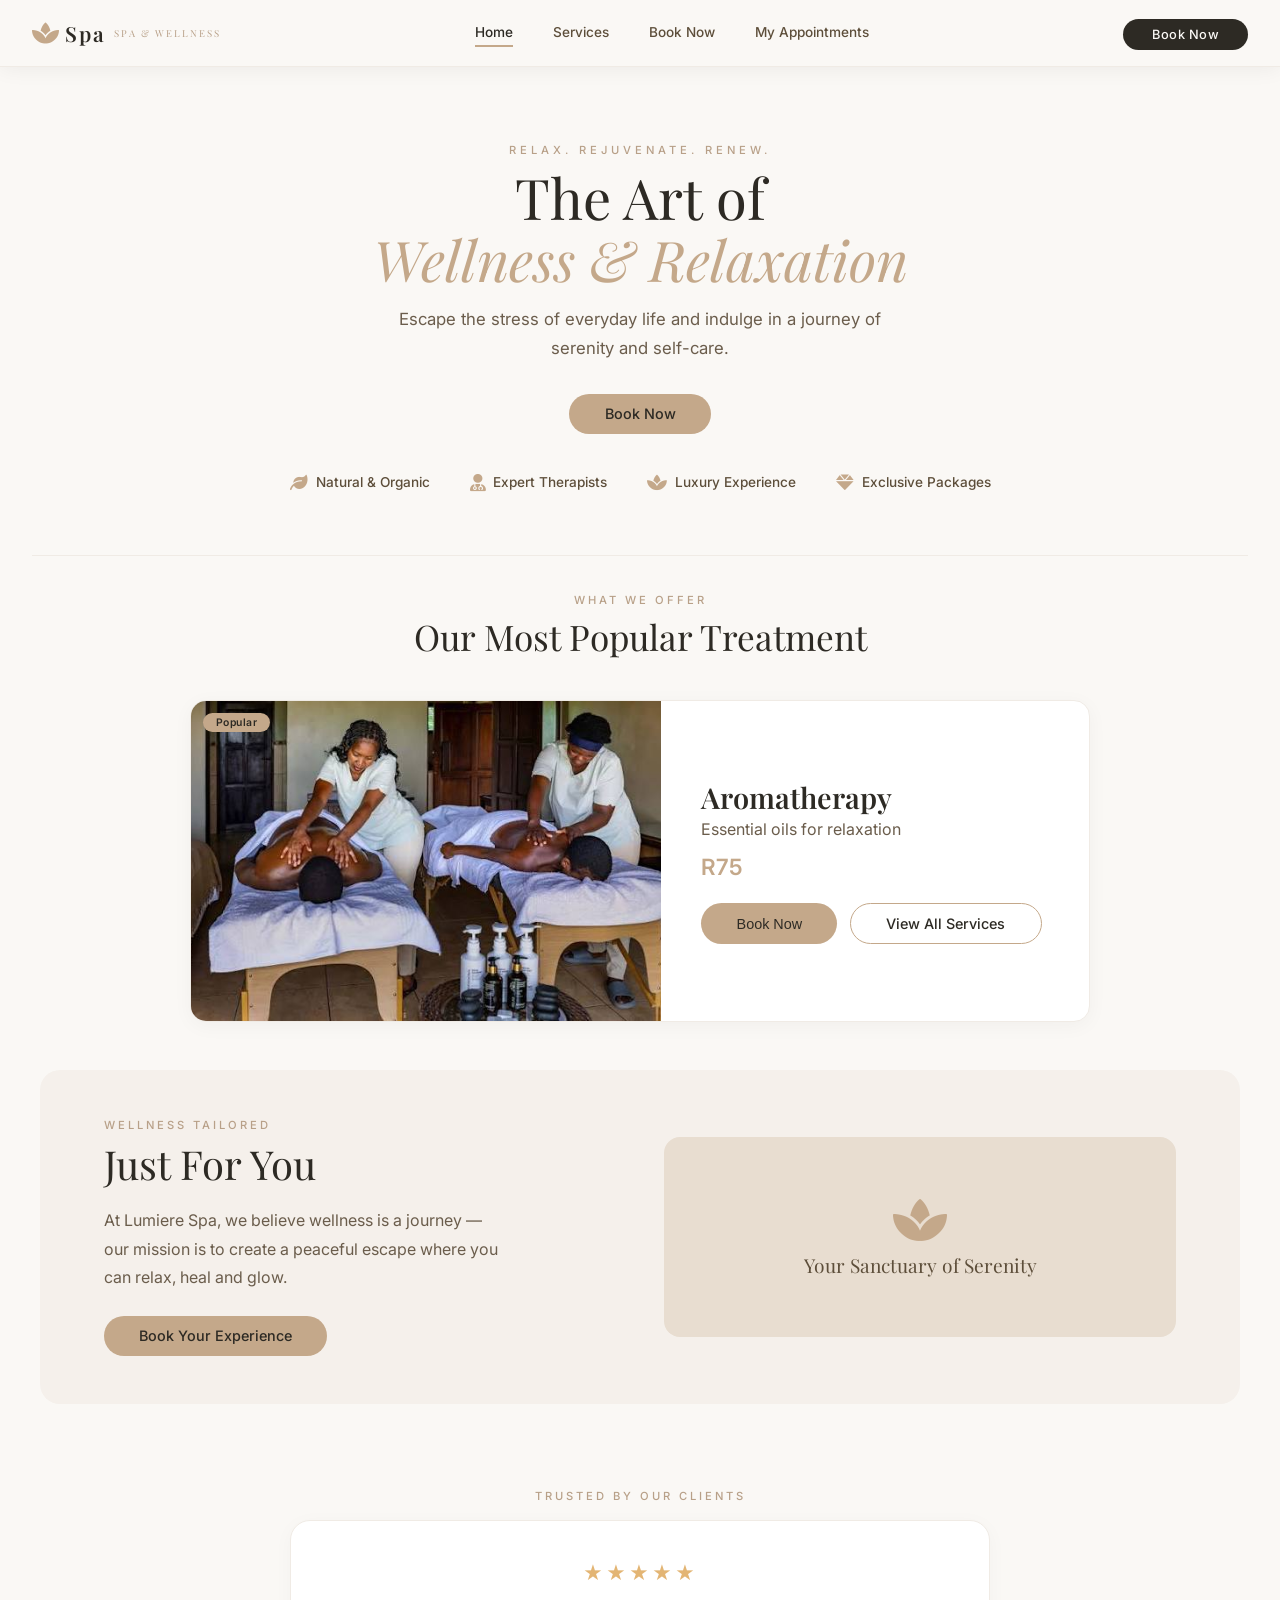
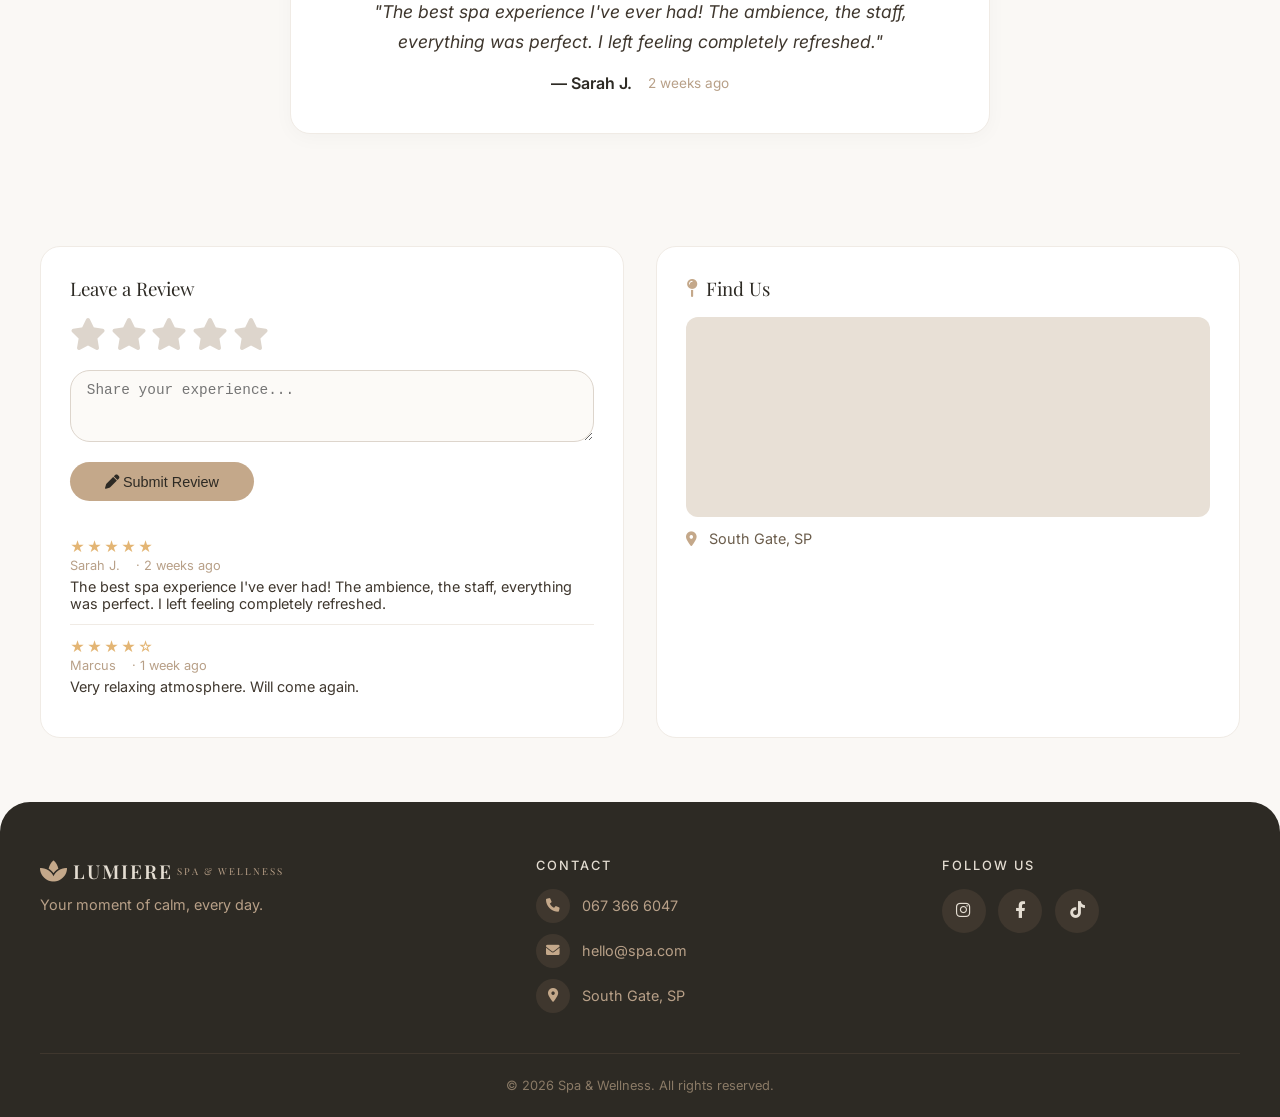
<file: index.html>
<!DOCTYPE html>
<html lang="en">
<head>
  <meta charset="UTF-8" />
  <meta name="viewport" content="width=device-width, initial-scale=1.0" />
  <title>Spa & Wellness</title>
  <!-- FontAwesome Icons (free) -->
  <link rel="stylesheet" href="https://cdnjs.cloudflare.com/ajax/libs/font-awesome/6.0.0-beta3/css/all.min.css" />
  <!-- Google Fonts -->
  <link href="https://fonts.googleapis.com/css2?family=Playfair+Display:ital,wght@0,400;0,600;1,400&family=Inter:wght@300;400;500;600&display=swap" rel="stylesheet">
  <!-- style.css -->
  <link rel="stylesheet" href="css/style.css" />
</head>
<body>
  <!-- navigation -->
  <nav class="nav">
    <div class="logo">
      <i class="fas fa-spa"></i>
      <span>Spa</span>
      <span class="logo-sub">SPA & WELLNESS</span>
    </div>
    <div class="nav-links">
      <a href="index.html" class="active">Home</a>
      <a href="services.html">Services</a>
      <a href="booking.html">Book Now</a>
      <a href="appointments.html">My Appointments</a>
    </div>
    <div class="nav-actions">
      <a href="booking.html" class="btn-nav">Book Now</a>
    </div>
  </nav>

  <!-- ========== HERO SECTION ========== -->
  <section id="hero" class="hero">
    <div class="hero-content">
      <span class="hero-tagline">RELAX. REJUVENATE. RENEW.</span>
      <h1 class="hero-title">The Art of <br><span>Wellness & Relaxation</span></h1>
      <p class="hero-text">Escape the stress of everyday life and indulge in a journey of serenity and self-care.</p>
      <div class="hero-buttons">
        <a href="booking.html" class="btn btn-primary">Book Now</a>
      </div>
      <div class="hero-features">
        <div class="feature-item">
          <i class="fas fa-leaf"></i>
          <span>Natural & Organic</span>
        </div>
        <div class="feature-item">
          <i class="fas fa-user-md"></i>
          <span>Expert Therapists</span>
        </div>
        <div class="feature-item">
          <i class="fas fa-spa"></i>
          <span>Luxury Experience</span>
        </div>
        <div class="feature-item">
          <i class="fas fa-gem"></i>
          <span>Exclusive Packages</span>
        </div>
      </div>
    </div>
  </section>

  <!-- ========== HOME PAGE CONTENT ========== -->
  <section id="page-home" class="page active-page">
    <!-- Our Services Section -->
    <div class="section-header">
      <span class="section-label">WHAT WE OFFER</span>
      <h2>Our Most Popular Treatment</h2>
    </div>

    <div class="product-card featured-card">
      <div class="card-image">
        <img src="images/image2.jfif" alt="Aromatherapy massage" />
        <span class="card-badge">Popular</span>
      </div>
      <div class="card-content">
        <h3>Aromatherapy</h3>
        <p>Essential oils for relaxation</p>
        <div class="price">R75</div>
        <div class="featured-actions">
          <button class="book-from-card" data-id="p1">Book Now</button>
          <a href="services.html" class="btn btn-outline">View All Services</a>
        </div>
      </div>
    </div>

    <!-- Wellness Tailored Section -->
    <div class="wellness-section">
      <div class="wellness-content">
        <span class="section-label">WELLNESS TAILORED</span>
        <h2>Just For You</h2>
        <p>At Lumiere Spa, we believe wellness is a journey — our mission is to create a peaceful escape where you can relax, heal and glow.</p>
        <a href="booking.html" class="btn btn-primary">Book Your Experience</a>
      </div>
      <div class="wellness-image">
        <div class="wellness-placeholder">
          <i class="fas fa-spa"></i>
          <span>Your Sanctuary of Serenity</span>
        </div>
      </div>
    </div>

    <!-- Testimonials Section -->
    <div class="testimonials-section">
      <span class="section-label">TRUSTED BY OUR CLIENTS</span>
      <div class="testimonial-card">
        <div class="stars">★★★★★</div>
        <p>"The best spa experience I've ever had! The ambience, the staff, everything was perfect. I left feeling completely refreshed."</p>
        <div class="testimonial-author">
          <span class="author-name">— Sarah J.</span>
          <span class="author-date">2 weeks ago</span>
        </div>
      </div>
    </div>

    <!-- REVIEWS + MAP SECTION -->
    <div class="review-map-wrapper">
      <div class="review-box">
        <h3>Leave a Review</h3>
        <div class="rating-input" id="star-rating">
          <button class="star-btn" data-star="1"><i class="fas fa-star"></i></button>
          <button class="star-btn" data-star="2"><i class="fas fa-star"></i></button>
          <button class="star-btn" data-star="3"><i class="fas fa-star"></i></button>
          <button class="star-btn" data-star="4"><i class="fas fa-star"></i></button>
          <button class="star-btn" data-star="5"><i class="fas fa-star"></i></button>
        </div>
        <div class="form-group">
          <textarea id="review-text" rows="3" placeholder="Share your experience..." style="border-radius:20px; width:100%;"></textarea>
        </div>
        <button class="btn btn-primary" id="submit-review-btn"><i class="fas fa-pen"></i> Submit Review</button>
        
        <div class="review-list" id="review-list"></div>
      </div>

      <div class="map-box">
        <h3><i class="fas fa-map-pin"></i> Find Us</h3>
        <div class="map-container">
          <iframe 
            src="https://www.google.com/maps/embed?pb=!1m18!1m12!1m3!1d3657.097543029594!2d-46.65414438440789!3d-23.56561928468399!2m3!1f0!2f0!3f0!3m2!1i1024!2i768!4f13.1!3m3!1m2!1s0x94ce59c8da0aa315%3A0xd59c5f3f2c8c1a0d!2sAv.%20Paulista%2C%20S%C3%A3o%20Paulo%20-%20SP%2C%20Brazil!5e0!3m2!1sen!2sza!4v1717000000000!5m2!1sen!2sza" 
            allowfullscreen="" 
            loading="lazy" 
            referrerpolicy="no-referrer-when-downgrade">
          </iframe>
        </div>
        <p><i class="fas fa-location-dot"></i> South Gate, SP</p>
      </div>
    </div>
  </section>
  
  <footer class="footer">
    <div class="footer-content">
      <div class="footer-brand">
        <div class="logo"><i class="fas fa-spa"></i> LUMIERE <span>SPA & WELLNESS</span></div>
        <p>Your moment of calm, every day.</p>
      </div>
      <div class="footer-contact">
        <h4>Contact</h4>
        <div class="contact-list">
          <a href="tel:+27673666047" class="contact-item"><i class="fas fa-phone"></i><span>067 366 6047</span></a>
          <a href="mailto:hello@spa.com" class="contact-item"><i class="fas fa-envelope"></i><span>hello@spa.com</span></a>
          <div class="contact-item"><i class="fas fa-map-marker-alt"></i><span>South Gate, SP</span></div>
        </div>
      </div>
      <div class="footer-social">
        <h4>Follow Us</h4>
        <div class="social-links">
          <a href="#" aria-label="Instagram"><i class="fab fa-instagram"></i></a>
          <a href="#" aria-label="Facebook"><i class="fab fa-facebook-f"></i></a>
          <a href="#" aria-label="TikTok"><i class="fab fa-tiktok"></i></a>
        </div>
      </div>
    </div>
    <div class="footer-bottom">
      <p>&copy; 2026 Spa & Wellness. All rights reserved.</p>
    </div>
  </footer>
  <script src="js/script.js"></script>
</body>
</html>
</file>
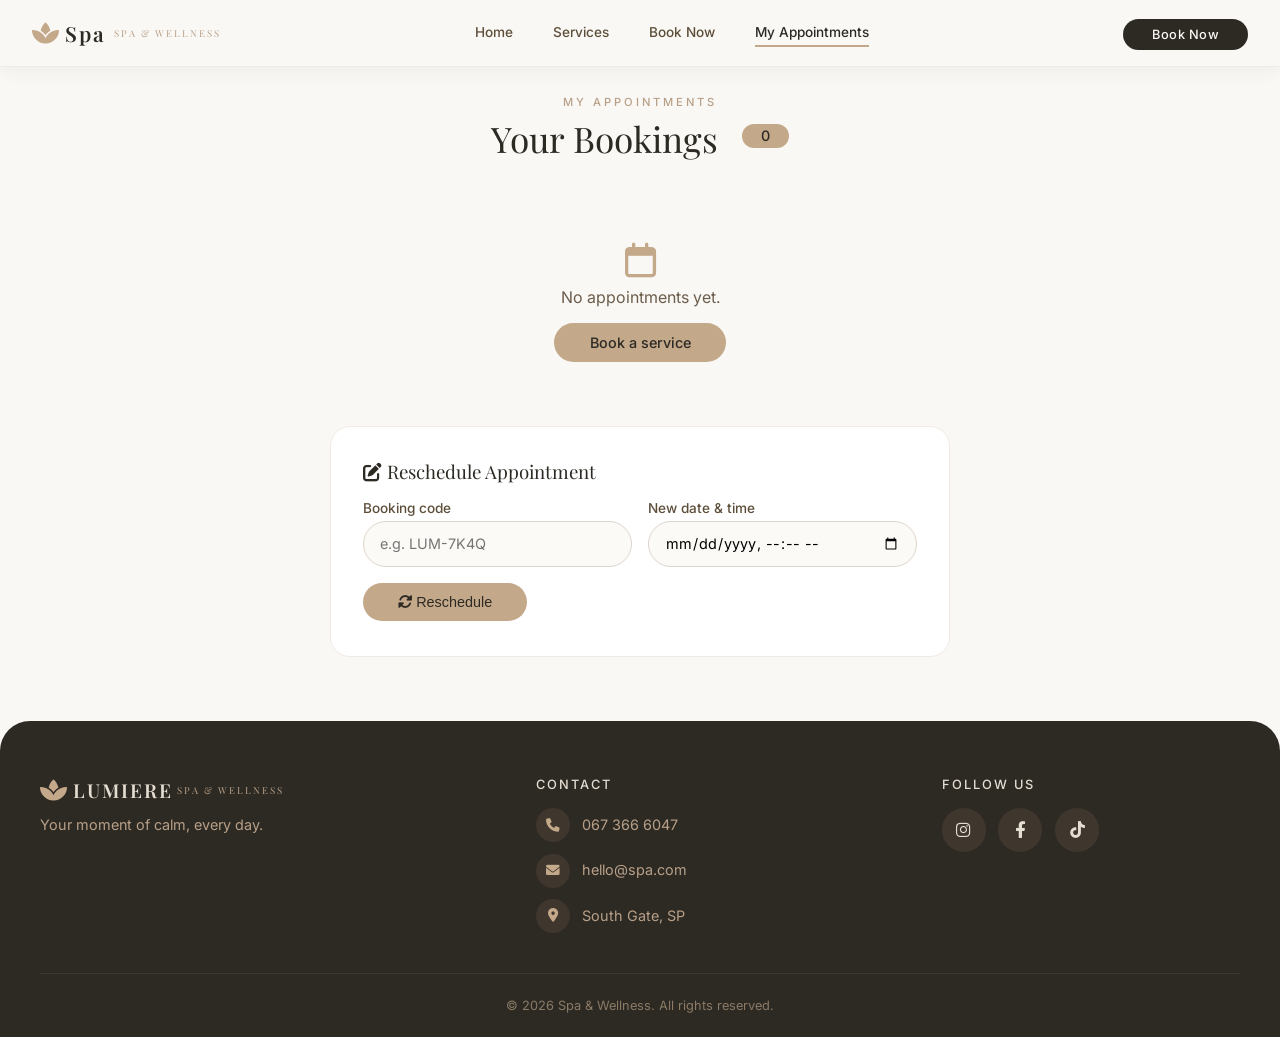
<file: appointments.html>
<!DOCTYPE html>
<html lang="en">
<head>
  <meta charset="UTF-8" />
  <meta name="viewport" content="width=device-width, initial-scale=1.0" />
  <title>Lumiere Spa - My Appointments</title>
  <!-- FontAwesome Icons (free) -->
  <link rel="stylesheet" href="https://cdnjs.cloudflare.com/ajax/libs/font-awesome/6.0.0-beta3/css/all.min.css" />
  <!-- Google Fonts -->
  <link href="https://fonts.googleapis.com/css2?family=Playfair+Display:ital,wght@0,400;0,600;1,400&family=Inter:wght@300;400;500;600&display=swap" rel="stylesheet">
  <!-- style.css -->
  <link rel="stylesheet" href="css/style.css" />
</head>
<body>
  <!-- navigation -->
  <nav class="nav">
    <div class="logo">
      <i class="fas fa-spa"></i>
      <span>Spa</span>
      <span class="logo-sub">SPA & WELLNESS</span>
    </div>
    <div class="nav-links">
      <a href="index.html">Home</a>
      <a href="services.html">Services</a>
      <a href="booking.html">Book Now</a>
      <a href="appointments.html" class="active">My Appointments</a>
    </div>
    <div class="nav-actions">
      <a href="booking.html" class="btn-nav">Book Now</a>
    </div>
  </nav>

  <!-- ========== APPOINTMENTS PAGE ========== -->
  <section id="page-appointments" class="page active-page">
    <div class="section-header">
      <span class="section-label">MY APPOINTMENTS</span>
      <div class="flex-between">
        <h2>Your Bookings</h2>
        <span class="appointment-badge" id="appointment-count">0</span>
      </div>
    </div>

    <div id="appointment-list">
      <p style="color:#6b5d4c; text-align:center; padding: 2rem 0;">No appointments yet. <a href="booking.html" style="color:#c4a88a; font-weight:500;">Book a service</a></p>
    </div>

    <!-- Reschedule Form -->
    <div class="booking-panel">
      <h3><i class="fas fa-edit"></i> Reschedule Appointment</h3>
      <div class="form-row">
        <div class="form-group">
          <label>Booking code</label>
          <input type="text" id="reschedule-id" placeholder="e.g. LUM-7K4Q" />
        </div>
        <div class="form-group">
          <label>New date & time</label>
          <input type="datetime-local" id="reschedule-datetime" />
        </div>
      </div>
      <button class="btn btn-primary" id="reschedule-btn"><i class="fas fa-rotate"></i> Reschedule</button>
      <div id="reschedule-msg" class="msg" style="margin-top:0.8rem; display:none;"></div>
    </div>
  </section>
  
  <footer class="footer">
    <div class="footer-content">
      <div class="footer-brand">
        <div class="logo"><i class="fas fa-spa"></i> LUMIERE <span>SPA & WELLNESS</span></div>
        <p>Your moment of calm, every day.</p>
      </div>
      <div class="footer-contact">
        <h4>Contact</h4>
        <div class="contact-list">
          <a href="tel:+27673666047" class="contact-item"><i class="fas fa-phone"></i><span>067 366 6047</span></a>
          <a href="mailto:hello@spa.com" class="contact-item"><i class="fas fa-envelope"></i><span>hello@spa.com</span></a>
          <div class="contact-item"><i class="fas fa-map-marker-alt"></i><span>South Gate, SP</span></div>
        </div>
      </div>
      <div class="footer-social">
        <h4>Follow Us</h4>
        <div class="social-links">
          <a href="#" aria-label="Instagram"><i class="fab fa-instagram"></i></a>
          <a href="#" aria-label="Facebook"><i class="fab fa-facebook-f"></i></a>
          <a href="#" aria-label="TikTok"><i class="fab fa-tiktok"></i></a>
        </div>
      </div>
    </div>
    <div class="footer-bottom">
      <p>&copy; 2026 Spa & Wellness. All rights reserved.</p>
    </div>
  </footer>
  <script src="js/script.js"></script>
</body>
</html>
</file>
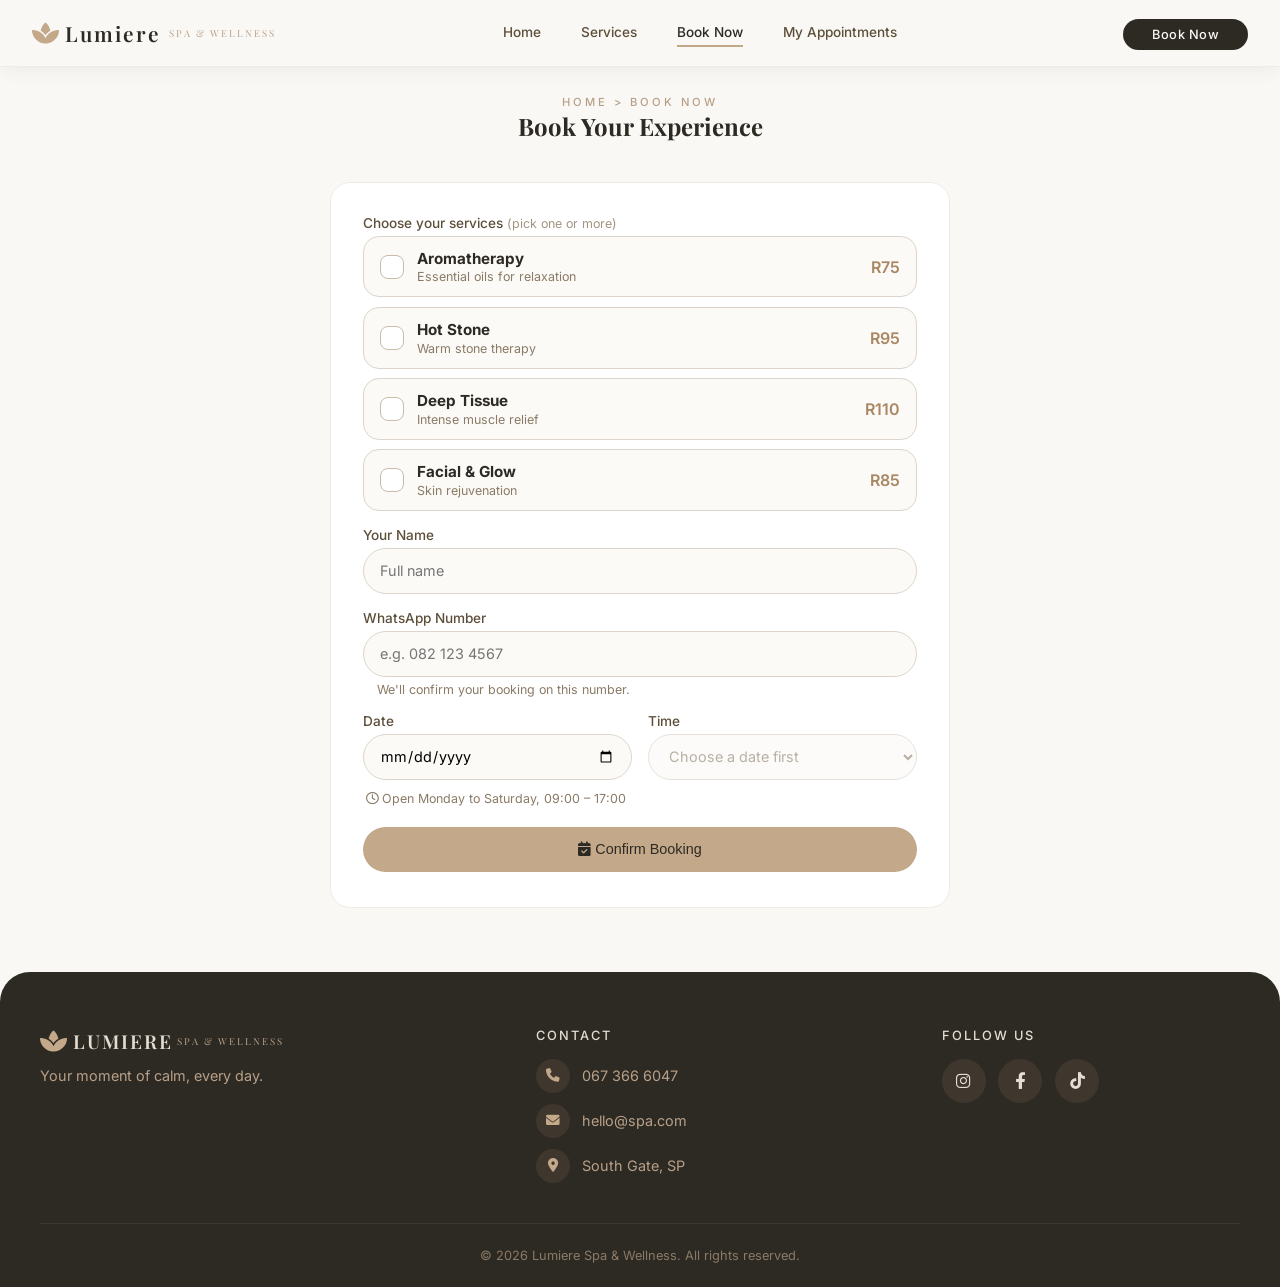
<file: booking.html>
<!DOCTYPE html>
<html lang="en">
<head>
  <meta charset="UTF-8" />
  <meta name="viewport" content="width=device-width, initial-scale=1.0" />
  <title>Lumiere Spa - Book Now</title>
  <!-- FontAwesome Icons (free) -->
  <link rel="stylesheet" href="https://cdnjs.cloudflare.com/ajax/libs/font-awesome/6.0.0-beta3/css/all.min.css" />
  <!-- Google Fonts -->
  <link href="https://fonts.googleapis.com/css2?family=Playfair+Display:ital,wght@0,400;0,600;1,400&family=Inter:wght@300;400;500;600&display=swap" rel="stylesheet">
  <!-- style.css -->
  <link rel="stylesheet" href="css/style.css" />
</head>
<body>
  <!-- navigation -->
  <nav class="nav">
    <div class="logo">
      <i class="fas fa-spa"></i>
      <span>Lumiere</span>
      <span class="logo-sub">SPA & WELLNESS</span>
    </div>
    <button class="nav-toggle" id="nav-toggle" aria-label="Open menu" aria-expanded="false"><i class="fas fa-bars"></i></button>
    <div class="nav-links">
      <a href="index.html">Home</a>
      <a href="services.html">Services</a>
      <a href="booking.html" class="active">Book Now</a>
      <a href="appointments.html">My Appointments</a>
    </div>
    <div class="nav-actions">
      <a href="booking.html" class="btn-nav">Book Now</a>
    </div>
  </nav>

  <!-- ========== BOOKING PAGE ========== -->
  <section id="page-booking" class="page active-page">
    <div class="section-header">
      <span class="section-label">HOME > BOOK NOW</span>
      <h1>Book Your Experience</h1>
    </div>
    <div class="booking-panel" id="booking-panel">

      <!-- ===== BOOKING FORM ===== -->
      <div id="booking-form">
        <div class="form-group">
          <label id="services-label">Choose your services <span class="label-hint">(pick one or more)</span></label>
          <div class="service-options" id="service-options" role="group" aria-labelledby="services-label"></div>
          <div class="field-error" id="err-services" role="alert"></div>
        </div>

        <div class="service-summary" id="service-summary" hidden>
          <div id="summary-lines"></div>
          <div class="summary-total"><span id="summary-duration"></span><strong id="summary-price"></strong></div>
        </div>

        <div class="form-group">
          <label for="client-name">Your Name</label>
          <input type="text" id="client-name" placeholder="Full name" autocomplete="name" />
          <div class="field-error" id="err-name" role="alert"></div>
        </div>

        <div class="form-group">
          <label for="client-phone">WhatsApp Number</label>
          <input type="tel" id="client-phone" placeholder="e.g. 082 123 4567" autocomplete="tel" inputmode="tel" />
          <div class="field-hint">We'll confirm your booking on this number.</div>
          <div class="field-error" id="err-phone" role="alert"></div>
        </div>

        <div class="form-row">
          <div class="form-group">
            <label for="booking-date">Date</label>
            <input type="date" id="booking-date" />
            <div class="field-error" id="err-date" role="alert"></div>
          </div>
          <div class="form-group">
            <label for="booking-time">Time</label>
            <select id="booking-time" disabled>
              <option value="">Choose a date first</option>
            </select>
            <div class="field-error" id="err-time" role="alert"></div>
          </div>
        </div>
        <div class="field-hint hours-hint"><i class="far fa-clock"></i> Open Monday to Saturday, 09:00 – 17:00</div>

        <button class="btn btn-primary btn-block" id="submit-booking-btn"><i class="fas fa-calendar-check"></i> Confirm Booking</button>
      </div>

      <!-- ===== CONFIRMATION (shown after booking) ===== -->
      <div class="booking-confirm" id="booking-confirm" tabindex="-1" hidden>
        <div class="confirm-icon"><i class="fas fa-check"></i></div>
        <h3>Almost done!</h3>
        <p class="confirm-lead">Send your booking to us on WhatsApp to finish. <strong>It isn't confirmed until we reply.</strong></p>

        <div class="confirm-summary">
          <div class="confirm-row"><span>Booking code</span><strong id="confirm-id" class="confirm-code"></strong></div>
          <div class="confirm-row"><span>Services</span><strong id="confirm-service"></strong></div>
          <div class="confirm-row"><span>When</span><strong id="confirm-when"></strong></div>
          <div class="confirm-row"><span>Name</span><strong id="confirm-name"></strong></div>
          <div class="confirm-row confirm-total"><span>Total</span><strong id="confirm-price"></strong></div>
        </div>

        <a class="btn btn-whatsapp btn-block" id="confirm-whatsapp" href="#" target="_blank" rel="noopener"><i class="fab fa-whatsapp"></i> Send on WhatsApp</a>
        <p class="confirm-note" id="confirm-note">We'll reply on WhatsApp to confirm your time.</p>

        <div class="confirm-links">
          <a href="appointments.html" class="btn btn-outline btn-block">View My Appointments</a>
          <button type="button" class="link-btn" id="book-another-btn">Book another service</button>
        </div>
      </div>

    </div>
  </section>
  
  <footer class="footer">
    <div class="footer-content">
      <div class="footer-brand">
        <div class="logo"><i class="fas fa-spa"></i> LUMIERE <span>SPA & WELLNESS</span></div>
        <p>Your moment of calm, every day.</p>
      </div>
      <div class="footer-contact">
        <h4>Contact</h4>
        <div class="contact-list">
          <a href="tel:+27673666047" class="contact-item"><i class="fas fa-phone"></i><span>067 366 6047</span></a>
          <a href="mailto:hello@spa.com" class="contact-item"><i class="fas fa-envelope"></i><span>hello@spa.com</span></a>
          <div class="contact-item"><i class="fas fa-map-marker-alt"></i><span>South Gate, SP</span></div>
        </div>
      </div>
      <div class="footer-social">
        <h4>Follow Us</h4>
        <div class="social-links">
          <a href="#" aria-label="Instagram"><i class="fab fa-instagram"></i></a>
          <a href="#" aria-label="Facebook"><i class="fab fa-facebook-f"></i></a>
          <a href="#" aria-label="TikTok"><i class="fab fa-tiktok"></i></a>
        </div>
      </div>
    </div>
    <div class="footer-bottom">
      <p>&copy; 2026 Lumiere Spa & Wellness. All rights reserved.</p>
    </div>
  </footer>
  <script src="js/script.js"></script>
</body>
</html>
</file>
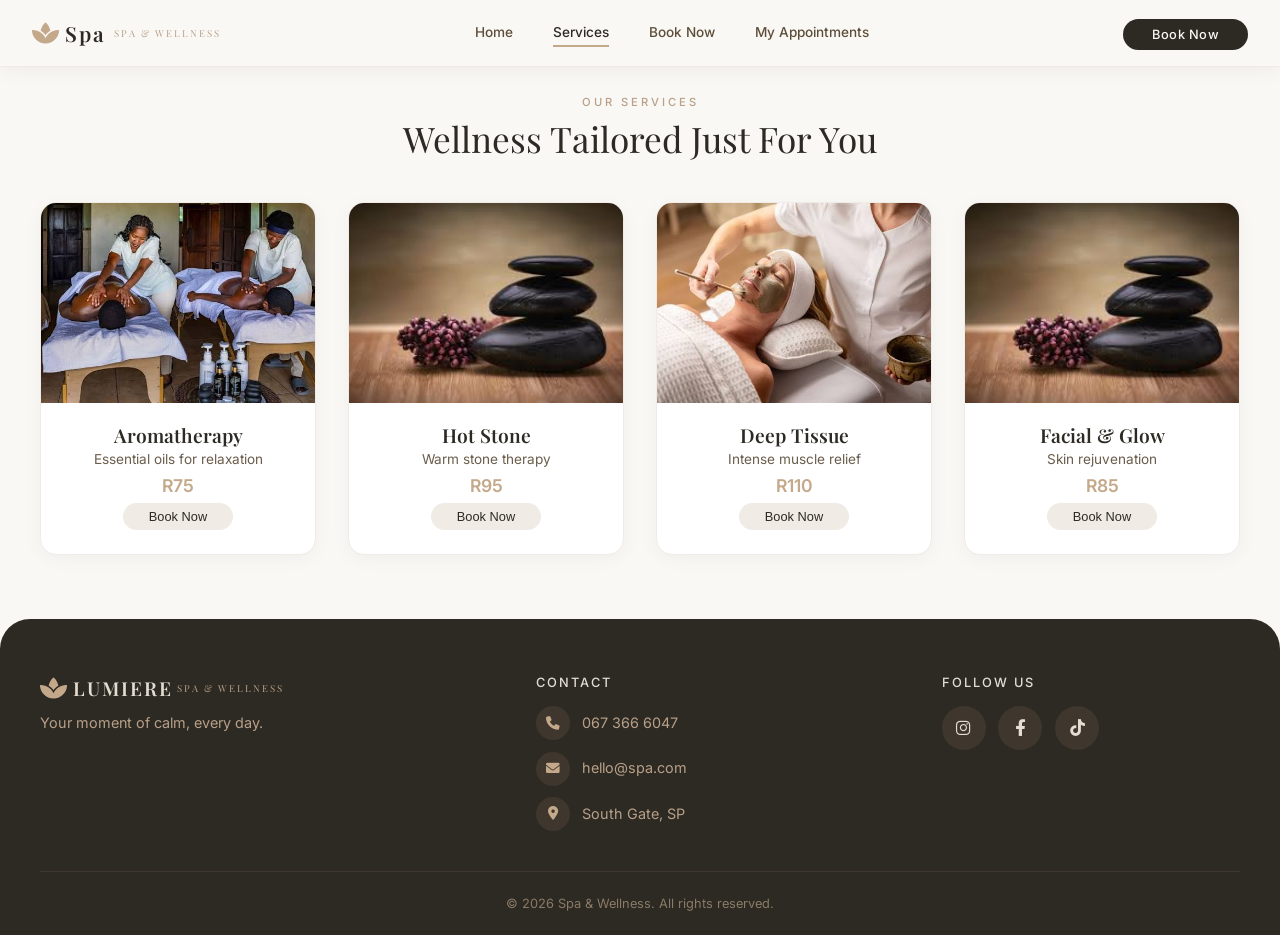
<file: services.html>
<!DOCTYPE html>
<html lang="en">
<head>
  <meta charset="UTF-8" />
  <meta name="viewport" content="width=device-width, initial-scale=1.0" />
  <title> Spa - Services</title>
  <!-- FontAwesome Icons (free) -->
  <link rel="stylesheet" href="https://cdnjs.cloudflare.com/ajax/libs/font-awesome/6.0.0-beta3/css/all.min.css" />
  <!-- Google Fonts -->
  <link href="https://fonts.googleapis.com/css2?family=Playfair+Display:ital,wght@0,400;0,600;1,400&family=Inter:wght@300;400;500;600&display=swap" rel="stylesheet">
  <!-- style.css -->
  <link rel="stylesheet" href="css/style.css" />
</head>
<body>
  <!-- navigation -->
  <nav class="nav">
    <div class="logo">
      <i class="fas fa-spa"></i>
      <span>Spa</span>
      <span class="logo-sub">SPA & WELLNESS</span>
    </div>
    <div class="nav-links">
      <a href="index.html">Home</a>
      <a href="services.html" class="active">Services</a>
      <a href="booking.html">Book Now</a>
      <a href="appointments.html">My Appointments</a>
    </div>
    <div class="nav-actions">
      <a href="booking.html" class="btn-nav">Book Now</a>
    </div>
  </nav>

  <!-- ========== SERVICES ========== -->
  <section id="page-services" class="page active-page">
    <div class="section-header">
      <span class="section-label">OUR SERVICES</span>
      <h2>Wellness Tailored Just For You</h2>
    </div>
    <div class="product-grid" id="product-grid">
      <div class="product-card">
        <div class="card-image">
          <img src="images/image2.jfif" alt="Aromatherapy" />
        </div>
        <div class="card-content">
          <h3>Aromatherapy</h3>
          <p>Essential oils for relaxation</p>
          <div class="price">R75</div>
          <button class="book-from-card" data-id="p1">Book Now</button>
        </div>
      </div>
      
      <div class="product-card">
        <div class="card-image">
          <img src="images/image4.jfif" alt="Hot Stone" />
        </div>
        <div class="card-content">
          <h3>Hot Stone</h3>
          <p>Warm stone therapy</p>
          <div class="price">R95</div>
          <button class="book-from-card" data-id="p2">Book Now</button>
        </div>
      </div>
      
      <div class="product-card">
        <div class="card-image">
          <img src="images/image1.jfif" alt="Deep Tissue" />
        </div>
        <div class="card-content">
          <h3>Deep Tissue</h3>
          <p>Intense muscle relief</p>
          <div class="price">R110</div>
          <button class="book-from-card" data-id="p3">Book Now</button>
        </div>
      </div>
      
      <div class="product-card">
        <div class="card-image">
          <img src="images/image4.jfif" alt="Facial & Glow" />
        </div>
        <div class="card-content">
          <h3>Facial & Glow</h3>
          <p>Skin rejuvenation</p>
          <div class="price">R85</div>
          <button class="book-from-card" data-id="p4">Book Now</button>
        </div>
      </div>
    </div>
  </section>
  
  <footer class="footer">
    <div class="footer-content">
      <div class="footer-brand">
        <div class="logo"><i class="fas fa-spa"></i> LUMIERE <span>SPA & WELLNESS</span></div>
        <p>Your moment of calm, every day.</p>
      </div>
      <div class="footer-contact">
        <h4>Contact</h4>
        <div class="contact-list">
          <a href="tel:+27673666047" class="contact-item"><i class="fas fa-phone"></i><span>067 366 6047</span></a>
          <a href="mailto:hello@spa.com" class="contact-item"><i class="fas fa-envelope"></i><span>hello@spa.com</span></a>
          <div class="contact-item"><i class="fas fa-map-marker-alt"></i><span>South Gate, SP</span></div>
        </div>
      </div>
      <div class="footer-social">
        <h4>Follow Us</h4>
        <div class="social-links">
          <a href="#" aria-label="Instagram"><i class="fab fa-instagram"></i></a>
          <a href="#" aria-label="Facebook"><i class="fab fa-facebook-f"></i></a>
          <a href="#" aria-label="TikTok"><i class="fab fa-tiktok"></i></a>
        </div>
      </div>
    </div>
    <div class="footer-bottom">
      <p>&copy; 2026 Spa & Wellness. All rights reserved.</p>
    </div>
  </footer>
  <script src="js/script.js"></script>
</body>
</html>
</file>
<file: css/style.css>
/* style.css — Lumiere Spa & Wellness Design */
* {
  margin: 0;
  padding: 0;
  box-sizing: border-box;
}

body {
  font-family: 'Inter', 'Segoe UI', sans-serif;
  background: #faf8f5;
  color: #2d2a24;
  padding: 0 2rem 0;
  padding-top: 90px; /* Space for fixed header */
}

/* ===== TYPOGRAPHY ===== */
h1, h2, h3, .logo {
  font-family: 'Playfair Display', 'Times New Roman', serif;
}

h2 {
  font-size: 2.2rem;
  font-weight: 400;
  color: #2d2a24;
}

.section-label {
  font-family: 'Inter', sans-serif;
  font-size: 0.7rem;
  letter-spacing: 3px;
  text-transform: uppercase;
  color: #b8a088;
  font-weight: 500;
}

/* ===== NAVIGATION - FIXED HEADER ===== */
.nav {
  display: flex;
  flex-wrap: wrap;
  justify-content: space-between;
  align-items: center;
  padding: 1.2rem 2rem;
  border-bottom: 1px solid #f0ebe5;
  margin-bottom: 0;
  background: #faf8f5;
  position: fixed;
  top: 0;
  left: 0;
  right: 0;
  z-index: 1000;
  box-shadow: 0 2px 20px rgba(0,0,0,0.06);
  transition: all 0.3s ease;
}

/* Optional: Add shadow on scroll */
.nav.scrolled {
  box-shadow: 0 4px 30px rgba(0,0,0,0.1);
}

.logo {
  font-size: 1.3rem;
  font-weight: 600;
  letter-spacing: 2px;
  color: #2d2a24;
  display: flex;
  align-items: center;
  gap: 4px;
}

.logo i {
  color: #c4a88a;
  font-size: 1.5rem;
}

.logo-sub {
  font-size: 0.6rem;
  letter-spacing: 2px;
  color: #b8a088;
  font-weight: 400;
  margin-left: 4px;
}

.nav-links {
  display: flex;
  gap: 2.5rem;
  font-weight: 500;
  font-size: 0.85rem;
}

.nav-links a {
  text-decoration: none;
  color: #5d4e3a;
  padding: 0.3rem 0;
  border-bottom: 2px solid transparent;
  transition: 0.2s;
}

.nav-links a.active,
.nav-links a:hover {
  border-bottom-color: #c4a88a;
  color: #2d2a24;
}

.nav-actions .btn-nav {
  background: #2d2a24;
  color: #faf8f5;
  padding: 0.5rem 1.8rem;
  border-radius: 50px;
  text-decoration: none;
  font-size: 0.8rem;
  font-weight: 500;
  transition: 0.2s;
  letter-spacing: 0.5px;
}

.nav-actions .btn-nav:hover {
  background: #c4a88a;
  color: #2d2a24;
}

/* ===== HERO SECTION ===== */
.hero {
  padding: 3rem 0 4rem;
  text-align: center;
  border-bottom: 1px solid #f0ebe5;
  margin-bottom: 2rem;
}

.hero-tagline {
  font-size: 0.7rem;
  letter-spacing: 4px;
  color: #b8a088;
  font-weight: 500;
  text-transform: uppercase;
}

.hero-title {
  font-family: 'Playfair Display', serif;
  font-size: 3.5rem;
  font-weight: 400;
  color: #2d2a24;
  margin: 0.5rem 0 1rem;
  line-height: 1.1;
}

.hero-title span {
  font-style: italic;
  color: #c4a88a;
}

.hero-text {
  font-size: 1.05rem;
  color: #6b5d4c;
  max-width: 500px;
  margin: 0 auto 2rem;
  line-height: 1.7;
}

.hero-buttons {
  display: flex;
  gap: 1rem;
  justify-content: center;
  flex-wrap: wrap;
  margin-bottom: 2.5rem;
}

.btn {
  padding: 0.7rem 2.2rem;
  border-radius: 50px;
  font-weight: 500;
  font-size: 0.9rem;
  cursor: pointer;
  transition: 0.2s;
  text-decoration: none;
  display: inline-block;
  border: none;
}

.btn-primary {
  background: #c4a88a;
  color: #2d2a24;
}

.btn-primary:hover {
  background: #b39270;
  transform: translateY(-2px);
  box-shadow: 0 4px 15px rgba(196, 168, 138, 0.3);
}

.btn-outline {
  background: transparent;
  border: 1px solid #c4a88a;
  color: #2d2a24;
}

.btn-outline:hover {
  background: #c4a88a;
  color: #2d2a24;
}

.hero-features {
  display: flex;
  justify-content: center;
  gap: 2.5rem;
  flex-wrap: wrap;
}

.feature-item {
  display: flex;
  align-items: center;
  gap: 0.5rem;
  font-size: 0.85rem;
  color: #5d4e3a;
  font-weight: 500;
}

.feature-item i {
  color: #c4a88a;
  font-size: 1.1rem;
}

/* ===== PAGE SECTIONS ===== */
.page {
  display: none;
  animation: fade 0.3s ease;
  max-width: 1200px;
  margin: 0 auto;
}

.page.active-page {
  display: block;
}

@keyframes fade {
  0% { opacity: 0.3; }
  100% { opacity: 1; }
}

.section-header {
  text-align: center;
  margin-bottom: 2.5rem;
}

.section-header h2 {
  margin-top: 0.3rem;
}

/* ===== PRODUCT GRID ===== */
.product-grid {
  display: grid;
  grid-template-columns: repeat(auto-fit, minmax(240px, 1fr));
  gap: 2rem;
  margin: 0 0 3rem;
}

.product-card {
  background: white;
  border-radius: 16px;
  overflow: hidden;
  box-shadow: 0 4px 20px rgba(0,0,0,0.04);
  transition: 0.3s;
  border: 1px solid #f0ebe5;
}

.product-card:hover {
  transform: translateY(-6px);
  box-shadow: 0 8px 30px rgba(0,0,0,0.08);
}

.card-image {
  position: relative;
  overflow: hidden;
  height: 200px;
}

.card-image img {
  width: 100%;
  height: 100%;
  object-fit: cover;
  transition: 0.3s;
}

.product-card:hover .card-image img {
  transform: scale(1.03);
}

.card-badge {
  position: absolute;
  top: 12px;
  left: 12px;
  background: #c4a88a;
  color: #2d2a24;
  font-size: 0.65rem;
  font-weight: 600;
  padding: 0.2rem 0.8rem;
  border-radius: 50px;
  letter-spacing: 0.5px;
}

.card-content {
  padding: 1.2rem 1.2rem 1.5rem;
  text-align: center;
}

.card-content h3 {
  font-family: 'Playfair Display', serif;
  font-size: 1.2rem;
  font-weight: 600;
  margin-bottom: 0.2rem;
}

.card-content p {
  color: #6b5d4c;
  font-size: 0.85rem;
  margin-bottom: 0.5rem;
}

.card-content .price {
  font-size: 1.1rem;
  font-weight: 600;
  color: #c4a88a;
  margin: 0.4rem 0;
}

.card-content button {
  background: #f0ebe5;
  border: none;
  padding: 0.4rem 1.6rem;
  border-radius: 50px;
  font-weight: 500;
  color: #2d2a24;
  cursor: pointer;
  transition: 0.15s;
  font-size: 0.8rem;
}

.card-content button:hover {
  background: #c4a88a;
  color: #2d2a24;
}

/* ===== WELLNESS SECTION ===== */
.wellness-section {
  display: grid;
  grid-template-columns: 1fr 1fr;
  gap: 3rem;
  align-items: center;
  background: #f5f0eb;
  border-radius: 20px;
  padding: 3rem 4rem;
  margin: 3rem 0;
}

.wellness-content .section-label {
  display: block;
  margin-bottom: 0.3rem;
}

.wellness-content h2 {
  font-size: 2.5rem;
  margin-bottom: 1rem;
}

.wellness-content p {
  color: #6b5d4c;
  line-height: 1.8;
  margin-bottom: 1.5rem;
  max-width: 400px;
}

.wellness-image {
  display: flex;
  justify-content: center;
  align-items: center;
}

.wellness-placeholder {
  background: #e8ddd0;
  border-radius: 16px;
  padding: 3rem 2rem;
  text-align: center;
  width: 100%;
  min-height: 200px;
  display: flex;
  flex-direction: column;
  align-items: center;
  justify-content: center;
}

.wellness-placeholder i {
  font-size: 3rem;
  color: #c4a88a;
  margin-bottom: 0.5rem;
}

.wellness-placeholder span {
  font-family: 'Playfair Display', serif;
  font-size: 1.2rem;
  color: #5d4e3a;
}

/* ===== TESTIMONIALS ===== */
.testimonials-section {
  text-align: center;
  padding: 2rem 0 3rem;
}

.testimonial-card {
  background: white;
  border-radius: 20px;
  padding: 2.5rem 3rem;
  max-width: 700px;
  margin: 1rem auto;
  border: 1px solid #f0ebe5;
  box-shadow: 0 4px 20px rgba(0,0,0,0.03);
}

.testimonial-card .stars {
  color: #e3b574;
  font-size: 1.2rem;
  letter-spacing: 3px;
  margin-bottom: 0.8rem;
}

.testimonial-card p {
  font-size: 1.1rem;
  color: #3f372e;
  line-height: 1.7;
  font-style: italic;
}

.testimonial-author {
  margin-top: 1rem;
  display: flex;
  justify-content: center;
  gap: 1rem;
  align-items: center;
  flex-wrap: wrap;
}

.author-name {
  font-weight: 600;
  color: #2d2a24;
}

.author-date {
  color: #b8a088;
  font-size: 0.85rem;
}

/* ===== REVIEW + MAP ===== */
.review-map-wrapper {
  display: grid;
  grid-template-columns: 1fr 1fr;
  gap: 2rem;
  margin: 3rem 0;
}

.review-box {
  background: white;
  padding: 1.8rem;
  border-radius: 20px;
  border: 1px solid #f0ebe5;
}

.review-box h3 {
  font-family: 'Playfair Display', serif;
  font-weight: 400;
  margin-bottom: 1rem;
}

.map-box {
  background: white;
  padding: 1.8rem;
  border-radius: 20px;
  border: 1px solid #f0ebe5;
}

.map-box h3 {
  font-family: 'Playfair Display', serif;
  font-weight: 400;
  margin-bottom: 1rem;
  display: flex;
  align-items: center;
  gap: 0.5rem;
}

.map-box h3 i {
  color: #c4a88a;
}

.map-container {
  border-radius: 12px;
  overflow: hidden;
  background: #e8e0d6;
  min-height: 200px;
}

.map-container iframe {
  width: 100%;
  height: 200px;
  border: 0;
  display: block;
}

.map-box p {
  margin-top: 0.8rem;
  font-size: 0.9rem;
  color: #6b5d4c;
}

.map-box p i {
  color: #c4a88a;
  margin-right: 0.5rem;
}

/* ===== RATING INPUT ===== */
.rating-input {
  display: flex;
  gap: 0.3rem;
  margin: 0.5rem 0 1rem;
}

.rating-input .star-btn {
  background: none;
  border: none;
  font-size: 2rem;
  color: #ddd5cc;
  cursor: pointer;
  transition: 0.1s;
}

.rating-input .star-btn.active {
  color: #e3b574;
}

.rating-input .star-btn:hover {
  color: #e3b574;
}

/* ===== REVIEW LIST ===== */
.review-list {
  margin-top: 1.5rem;
}

.review-item {
  border-bottom: 1px solid #f0ebe5;
  padding: 0.8rem 0;
}

.review-item:last-child {
  border-bottom: none;
}

.review-item .stars {
  color: #e3b574;
  font-size: 0.9rem;
  letter-spacing: 2px;
}

.review-item .review-meta {
  display: flex;
  gap: 1rem;
  align-items: center;
  margin: 0.2rem 0 0.3rem;
}

.review-item .review-meta span {
  font-size: 0.8rem;
  color: #b8a088;
}

.review-item p {
  color: #3f372e;
  font-size: 0.9rem;
}

/* ===== BOOKING PANEL ===== */
.booking-panel {
  background: white;
  padding: 2rem;
  border-radius: 20px;
  border: 1px solid #f0ebe5;
  max-width: 620px;
  margin: 1.5rem auto;
}

.booking-panel h3 {
  font-family: 'Playfair Display', serif;
  font-weight: 400;
  margin-bottom: 1rem;
}

.form-group {
  margin-bottom: 1rem;
}

.form-group label {
  display: block;
  font-weight: 500;
  font-size: 0.85rem;
  color: #5d4e3a;
  margin-bottom: 0.3rem;
}

.form-group input,
.form-group select,
.form-group textarea {
  width: 100%;
  padding: 0.7rem 1rem;
  border: 1px solid #ddd5cc;
  border-radius: 50px;
  background: #fcfaf7;
  font-size: 0.9rem;
  transition: 0.15s;
}

.form-group input:focus,
.form-group select:focus,
.form-group textarea:focus {
  outline: 2px solid #c4a88a;
  border-color: transparent;
}

.form-group textarea {
  border-radius: 16px;
  resize: vertical;
}

.form-row {
  display: flex;
  gap: 1rem;
  flex-wrap: wrap;
}

.form-row .form-group {
  flex: 1 1 140px;
}

/* ===== APPOINTMENTS ===== */
.appointment-badge {
  background: #c4a88a;
  color: #2d2a24;
  padding: 0.2rem 1.2rem;
  border-radius: 50px;
  font-weight: 500;
  font-size: 0.9rem;
}

#appointment-list {
  max-width: 800px;
  margin: 0 auto;
}

.appointment-item {
  background: white;
  padding: 0.8rem 1.2rem;
  border-radius: 50px;
  border: 1px solid #f0ebe5;
  margin-bottom: 0.7rem;
  display: flex;
  flex-wrap: wrap;
  align-items: center;
  justify-content: space-between;
  gap: 0.5rem;
}

.appointment-item .info {
  display: flex;
  flex-wrap: wrap;
  gap: 0.8rem 1.5rem;
  align-items: baseline;
}

.appointment-item .badge {
  background: #f0ebe5;
  border-radius: 50px;
  padding: 0.1rem 0.9rem;
  font-size: 0.75rem;
  font-weight: 500;
}

.appointment-item .actions button {
  background: none;
  border: 1px solid #ddd5cc;
  border-radius: 50px;
  padding: 0.2rem 0.9rem;
  margin-left: 0.3rem;
  cursor: pointer;
  font-size: 0.8rem;
  transition: 0.1s;
}

.appointment-item .actions button:hover {
  background: #f0ebe5;
}

/* ===== APPOINTMENTS PAGE ===== */
#page-appointments .flex-between {
  display: flex;
  justify-content: center;
  align-items: center;
  gap: 1.5rem;
  flex-wrap: wrap;
}

#page-appointments .section-header h2 {
  margin-bottom: 0;
}

/* ===== FOOTER ===== */
.footer {
  margin-top: 4rem;
  background: #2d2a24;
  color: #e4ddd2;
  padding: 3.5rem 2rem 0;
  border-radius: 30px 30px 0 0;
  margin-left: -2rem;
  margin-right: -2rem;
}

.footer-content {
  display: grid;
  grid-template-columns: 1.5fr 1.2fr 1fr;
  gap: 3rem;
  max-width: 1200px;
  margin: 0 auto;
  padding-bottom: 2.5rem;
  border-bottom: 1px solid #3f372e;
}

.footer-brand .logo {
  color: #e4ddd2;
  font-size: 1.2rem;
  margin-bottom: 0.6rem;
}

.footer-brand .logo span {
  font-size: 0.6rem;
  letter-spacing: 2px;
  color: #b8a088;
  font-weight: 400;
}

.footer-brand .logo i {
  color: #c4a88a;
}

.footer-brand p {
  color: #b8a088;
  font-size: 0.9rem;
  line-height: 1.6;
}

.footer-social h4,
.footer-contact h4 {
  color: #e4ddd2;
  font-weight: 500;
  font-size: 0.8rem;
  text-transform: uppercase;
  margin-bottom: 1rem;
  letter-spacing: 2px;
}

.social-links {
  display: flex;
  gap: 0.8rem;
  flex-wrap: wrap;
}

.social-links a {
  display: inline-flex;
  align-items: center;
  justify-content: center;
  width: 44px;
  height: 44px;
  border-radius: 50%;
  background: #3f372e;
  color: #e4ddd2;
  text-decoration: none;
  transition: 0.25s ease;
  font-size: 1.05rem;
}

.social-links a:hover,
.social-links a:focus-visible {
  background: #c4a88a;
  color: #2d2a24;
  transform: translateY(-3px);
}

.contact-list {
  display: flex;
  flex-direction: column;
  gap: 0.7rem;
}

.contact-item {
  display: flex;
  align-items: center;
  gap: 0.8rem;
  color: #b8a088;
  font-size: 0.9rem;
  text-decoration: none;
  line-height: 1.4;
  transition: color 0.25s ease;
}

.contact-item i {
  flex: 0 0 34px;
  width: 34px;
  height: 34px;
  display: inline-flex;
  align-items: center;
  justify-content: center;
  border-radius: 50%;
  background: #3f372e;
  color: #c4a88a;
  font-size: 0.85rem;
  transition: 0.25s ease;
}

a.contact-item:hover,
a.contact-item:focus-visible {
  color: #e4ddd2;
}

a.contact-item:hover i,
a.contact-item:focus-visible i {
  background: #c4a88a;
  color: #2d2a24;
}

.footer-bottom {
  max-width: 1200px;
  margin: 0 auto;
  padding: 1.5rem 0;
  text-align: center;
}

.footer-bottom p {
  color: #8a7a66;
  font-size: 0.8rem;
}

/* ===== RESPONSIVE ===== */
@media (max-width: 1024px) {
  .wellness-section {
    grid-template-columns: 1fr;
    padding: 2rem;
  }
  
  .wellness-content p {
    max-width: 100%;
  }
}

@media (max-width: 768px) {
  body {
    padding: 0 1rem;
    padding-top: 80px; /* Slightly less space for mobile */
  }
  
  .nav {
    flex-direction: column;
    gap: 0.8rem;
    align-items: stretch;
    padding: 1rem;
  }
  
  .nav-links {
    gap: 1.2rem;
    justify-content: center;
    flex-wrap: wrap;
  }
  
  .nav-actions {
    text-align: center;
  }
  
  .hero-title {
    font-size: 2.5rem;
  }
  
  .hero-features {
    gap: 1.2rem;
  }
  
  .feature-item {
    font-size: 0.75rem;
  }
  
  .review-map-wrapper {
    grid-template-columns: 1fr;
  }
  
  .footer {
    margin-left: -1rem;
    margin-right: -1rem;
    padding: 2rem 1rem 0;
    border-radius: 24px 24px 0 0;
  }

  /* keep the same 3-column layout as laptop, just scaled down */
  .footer-content {
    grid-template-columns: 0.95fr 1.35fr 1.1fr;
    gap: 0.9rem;
    text-align: left;
    padding-bottom: 1.5rem;
    align-items: start;
  }

  .footer-brand .logo {
    display: flex;
    flex-wrap: wrap;
    align-items: center;
    justify-content: flex-start;
    padding: 0;
    gap: 0.15rem 0.35rem;
    font-size: 0.95rem;
    margin-bottom: 0.5rem;
  }

  .footer-brand .logo span {
    font-size: 0.5rem;
    letter-spacing: 1px;
    flex-basis: 100%;
  }

  .footer-brand p {
    font-size: 0.72rem;
    line-height: 1.5;
  }

  .footer-social h4,
  .footer-contact h4 {
    font-size: 0.62rem;
    letter-spacing: 1.2px;
    margin-bottom: 0.7rem;
  }

  .social-links {
    justify-content: flex-start;
    flex-wrap: nowrap;
    gap: 0.35rem;
  }

  .social-links a {
    width: 32px;
    height: 32px;
    font-size: 0.8rem;
  }

  .contact-list {
    gap: 0.5rem;
    max-width: none;
    margin: 0;
  }

  .contact-item {
    gap: 0.45rem;
    font-size: 0.7rem;
    padding: 0;
    background: none;
    border-radius: 0;
    overflow-wrap: anywhere;
  }

  .contact-item i {
    flex: 0 0 26px;
    width: 26px;
    height: 26px;
    font-size: 0.65rem;
  }

  .footer-bottom {
    padding: 1.1rem 0;
  }

  .footer-bottom p {
    font-size: 0.7rem;
  }
}

@media (max-width: 480px) {
  body {
    padding-top: 120px; /* More space for stacked mobile header */
  }
  
  .hero-title {
    font-size: 2rem;
  }
  
  .hero-buttons {
    flex-direction: column;
    align-items: center;
  }
  
  .product-grid {
    grid-template-columns: 1fr;
  }
  
  .wellness-section {
    padding: 1.5rem;
  }
  
  .testimonial-card {
    padding: 1.5rem;
  }
  
  .appointment-item {
    border-radius: 16px;
    flex-direction: column;
    align-items: stretch;
    text-align: center;
  }
  
  .appointment-item .info {
    justify-content: center;
  }
  
  .appointment-item .actions {
    display: flex;
    justify-content: center;
  }
}

/* ===== FOOTER: very small phones ===== */
@media (max-width: 360px) {
  .footer-content {
    gap: 0.6rem;
  }

  .footer-brand .logo {
    font-size: 0.85rem;
  }

  .footer-brand p,
  .contact-item {
    font-size: 0.65rem;
  }

  .social-links a {
    width: 28px;
    height: 28px;
    font-size: 0.72rem;
  }

  .contact-item i {
    flex-basis: 22px;
    width: 22px;
    height: 22px;
  }
}

@media (max-width: 340px) {
  .footer-content {
    grid-template-columns: 0.85fr 1.6fr 1fr;
    gap: 0.5rem;
  }

  .social-links a {
    width: 24px;
    height: 24px;
    font-size: 0.65rem;
  }

  .social-links {
    gap: 0.25rem;
  }
}

/* ===== HOME: FEATURED SERVICE ===== */
.featured-card {
  display: grid;
  grid-template-columns: 1.1fr 1fr;
  max-width: 900px;
  margin: 0 auto 3rem;
}

.featured-card:hover {
  transform: none;
}

.featured-card .card-image {
  height: 100%;
  min-height: 320px;
}

.featured-card .card-content {
  padding: 2.5rem;
  text-align: left;
  display: flex;
  flex-direction: column;
  justify-content: center;
}

.featured-card .card-content h3 {
  font-size: 1.8rem;
}

.featured-card .card-content p {
  font-size: 1rem;
}

.featured-card .card-content .price {
  font-size: 1.4rem;
}

.featured-actions {
  display: flex;
  gap: 0.8rem;
  flex-wrap: wrap;
  margin-top: 1rem;
}

.featured-card .card-content button {
  background: #c4a88a;
  padding: 0.7rem 2.2rem;
  font-size: 0.9rem;
}

.featured-card .card-content button:hover {
  background: #b8956f;
}

@media (max-width: 768px) {
  .featured-card {
    grid-template-columns: 1fr;
    margin-bottom: 2rem;
  }

  .featured-card .card-image {
    height: 220px;
    min-height: 0;
  }

  .featured-card .card-content {
    padding: 1.5rem 1.25rem 1.75rem;
    text-align: center;
  }

  .featured-card .card-content h3 {
    font-size: 1.5rem;
  }

  .featured-actions {
    flex-direction: column;
    align-items: stretch;
  }

  .featured-actions .btn,
  .featured-card .card-content button {
    width: 100%;
    text-align: center;
    padding: 0.85rem 1rem;
  }
}

/* ===== BOOKING FORM ===== */
[hidden] {
  display: none !important;
}

.booking-panel {
  padding: 2rem 2rem 2.2rem;
}

.btn-block {
  display: block;
  width: 100%;
  text-align: center;
  padding: 0.9rem 1.2rem;
}

.btn-whatsapp {
  background: #25a244;
  color: #fff;
  font-weight: 600;
}

.btn-whatsapp:hover {
  background: #1d8a37;
}

.field-error {
  color: #b33c3c;
  font-size: 0.78rem;
  margin: 0.35rem 0 0 0.9rem;
  min-height: 0;
}

.field-error:empty {
  display: none;
}

.field-hint {
  color: #8a7a66;
  font-size: 0.78rem;
  margin: 0.35rem 0 0 0.9rem;
}

.hours-hint {
  margin: -0.3rem 0 1.3rem 0.2rem;
}

.form-group input.has-error,
.form-group select.has-error {
  border-color: #b33c3c;
  background: #fff8f7;
}

.form-group select:disabled {
  color: #9b8e7e;
  cursor: not-allowed;
}

.form-group input,
.form-group select {
  font-family: inherit;
  min-height: 46px;
}

.service-summary {
  display: flex;
  justify-content: space-between;
  align-items: center;
  gap: 1rem;
  background: #f6f0e8;
  border: 1px solid #eadfd1;
  border-radius: 16px;
  padding: 0.8rem 1.1rem;
  margin: -0.3rem 0 1.1rem;
}

.summary-text {
  display: flex;
  flex-direction: column;
  gap: 0.1rem;
}

.summary-text strong {
  font-size: 0.95rem;
  color: #2d2a24;
}

.summary-text span {
  font-size: 0.8rem;
  color: #6b5d4c;
}

.summary-price {
  font-weight: 600;
  color: #a98763;
  font-size: 1.1rem;
  white-space: nowrap;
}

/* Confirmation card */
.booking-confirm {
  text-align: center;
  outline: none;
}

.confirm-icon {
  width: 64px;
  height: 64px;
  margin: 0 auto 1rem;
  border-radius: 50%;
  background: #e6f4ea;
  color: #2d7d46;
  display: flex;
  align-items: center;
  justify-content: center;
  font-size: 1.6rem;
}

.booking-confirm h3 {
  font-size: 1.6rem;
  margin-bottom: 0.4rem;
}

.confirm-lead {
  color: #6b5d4c;
  font-size: 0.95rem;
  line-height: 1.5;
  margin-bottom: 1.4rem;
}

.confirm-summary {
  background: #faf8f5;
  border: 1px solid #f0ebe5;
  border-radius: 16px;
  padding: 0.4rem 1.1rem;
  margin-bottom: 1.4rem;
  text-align: left;
}

.confirm-row {
  display: flex;
  justify-content: space-between;
  gap: 1rem;
  padding: 0.7rem 0;
  border-bottom: 1px solid #f0ebe5;
  font-size: 0.9rem;
}

.confirm-row:last-child {
  border-bottom: none;
}

.confirm-row span {
  color: #8a7a66;
}

.confirm-row strong {
  text-align: right;
  font-weight: 500;
  color: #2d2a24;
}

.confirm-total strong {
  color: #a98763;
  font-weight: 600;
}

.confirm-note {
  color: #8a7a66;
  font-size: 0.82rem;
  margin: 0.8rem 0 1.4rem;
}

.confirm-links {
  display: flex;
  flex-direction: column;
  gap: 0.8rem;
  align-items: center;
}

.link-btn {
  background: none;
  border: none;
  color: #8a7a66;
  font-size: 0.85rem;
  text-decoration: underline;
  cursor: pointer;
  padding: 0.4rem;
}

.link-btn:hover {
  color: #2d2a24;
}

@media (max-width: 480px) {
  body {
    padding-top: 140px; /* stacked mobile nav is taller than 120px */
  }

  .booking-panel {
    padding: 1.4rem 1.1rem 1.6rem;
    border-radius: 18px;
  }

  .form-row {
    gap: 0;
  }

  .form-row .form-group {
    flex: 1 1 100%;
  }
}

#booking-form,
#booking-confirm {
  scroll-margin-top: 160px;
}

.confirm-code {
  font-family: 'Courier New', monospace;
  letter-spacing: 1.5px;
  font-size: 1rem;
  color: #2d2a24;
}

/* ===== PHONE NAVIGATION ===== */
.nav-toggle {
  display: none;
  background: none;
  border: 1px solid #ddd5cc;
  border-radius: 12px;
  width: 44px;
  height: 44px;
  font-size: 1.1rem;
  color: #2d2a24;
  cursor: pointer;
  align-items: center;
  justify-content: center;
}

@media (max-width: 768px) {
  body { padding-top: 76px; }
  .nav { flex-direction: row; flex-wrap: wrap; align-items: center; gap: 0; padding: 0.7rem 1rem; }
  .nav-toggle { display: inline-flex; }
  .nav-links, .nav-actions { display: none; width: 100%; }
  .nav.open .nav-links { display: flex; flex-direction: column; gap: 0; padding-top: 0.6rem; }
  .nav.open .nav-links a { padding: 0.9rem 0.2rem; border-bottom: 1px solid #f0ebe5; }
  .nav.open .nav-actions { display: block; padding: 0.8rem 0 0.4rem; }
  .nav-actions .btn-nav { display: block; text-align: center; padding: 0.8rem; }
  .hero-features { display: grid; grid-template-columns: 1fr 1fr; gap: 0.9rem 1rem; }
  .feature-item { justify-content: center; }
  .hero-buttons .btn { width: 100%; text-align: center; }
}

/* ===== PHOTOS / FIND US ===== */
.wellness-photo {
  width: 100%;
  height: 100%;
  min-height: 220px;
  max-height: 320px;
  object-fit: cover;
  border-radius: 16px;
  display: block;
}

.no-photo {
  height: 100%;
  background: linear-gradient(135deg, #efe6da, #e1d3c1);
  display: flex;
  flex-direction: column;
  align-items: center;
  justify-content: center;
  gap: 0.5rem;
  color: #a98763;
}

.no-photo i { font-size: 2.4rem; }
.no-photo span { font-family: 'Playfair Display', serif; font-size: 1rem; color: #6b5d4c; }

.find-card {
  background: #faf8f5;
  border: 1px solid #f0ebe5;
  border-radius: 14px;
  padding: 1rem 1.2rem;
  display: flex;
  flex-direction: column;
  gap: 0.7rem;
}

.find-card p { margin: 0; display: flex; align-items: center; gap: 0.7rem; color: #5d4e3a; }
.find-card i { color: #c4a88a; width: 18px; text-align: center; }

/* ===== APPOINTMENT CARDS ===== */
.btn-danger { background: #b33c3c; color: #fff; }
.btn-danger:hover { background: #962f2f; }

.appt-card {
  background: #fff;
  border: 1px solid #f0ebe5;
  border-radius: 20px;
  padding: 1.2rem 1.3rem;
  margin-bottom: 1rem;
  box-shadow: 0 4px 20px rgba(0,0,0,0.03);
}

.appt-card.is-cancelled { opacity: 0.65; }
.appt-top { display: flex; justify-content: space-between; align-items: center; gap: 0.5rem; flex-wrap: wrap; margin-bottom: 0.6rem; }
.appt-code { font-family: 'Courier New', monospace; font-weight: 700; letter-spacing: 1.5px; color: #2d2a24; }
.appt-status { font-size: 0.72rem; font-weight: 600; padding: 0.2rem 0.8rem; border-radius: 50px; background: #f4ecdd; color: #8a6d3b; }
.appt-status.st-reschedule-requested { background: #e8eefb; color: #3a5fa8; }
.appt-status.st-cancelled { background: #f6e3e3; color: #b33c3c; }
.appt-service { font-family: 'Playfair Display', serif; font-size: 1.25rem; margin-bottom: 0.4rem; }
.appt-price { font-family: 'Inter', sans-serif; font-size: 0.95rem; font-weight: 600; color: #a98763; margin-left: 0.4rem; }
.appt-meta { display: flex; flex-wrap: wrap; gap: 0.4rem 1.4rem; color: #6b5d4c; font-size: 0.88rem; margin-bottom: 1rem; }
.appt-meta i { color: #c4a88a; margin-right: 0.3rem; }
.appt-btns { display: flex; align-items: center; gap: 0.8rem; flex-wrap: wrap; }
.appt-btns .btn { padding: 0.6rem 1.4rem; font-size: 0.85rem; }
.appt-panel { background: #faf8f5; border: 1px solid #f0ebe5; border-radius: 16px; padding: 1rem; }
.appt-panel p { margin-bottom: 0.8rem; font-weight: 500; }
.appt-panel .form-group { margin-bottom: 0.6rem; }
.appt-notice { background: #eef8f0; border: 1px solid #cfe8d5; border-radius: 16px; padding: 1rem; margin-bottom: 0.9rem; }
.appt-notice p { margin-bottom: 0.7rem; font-size: 0.88rem; color: #2d5a3b; }
.appt-empty { text-align: center; padding: 2.5rem 1rem; color: #6b5d4c; }
.appt-empty i { font-size: 2.2rem; color: #c4a88a; margin-bottom: 0.6rem; }
.appt-empty p { margin-bottom: 1rem; }
.appt-help { text-align: center; color: #8a7a66; font-size: 0.82rem; margin-top: 1.5rem; }

/* ===== MULTI-SERVICE PICKER ===== */
.label-hint { color: #a39482; font-weight: 400; font-size: 0.78rem; }

.service-options { display: flex; flex-direction: column; gap: 0.6rem; }

.service-option {
  display: flex;
  align-items: center;
  gap: 0.8rem;
  padding: 0.75rem 1rem;
  min-height: 60px;
  border: 1px solid #ddd5cc;
  border-radius: 16px;
  background: #fcfaf7;
  cursor: pointer;
  transition: 0.15s;
}

.service-option:hover { border-color: #c4a88a; }
.service-option.is-selected { border-color: #c4a88a; background: #f6efe5; box-shadow: 0 0 0 1px #c4a88a; }
.service-option input { position: absolute; opacity: 0; width: 1px; height: 1px; }
.service-option input:focus-visible + .so-check { outline: 2px solid #2d2a24; outline-offset: 2px; }

.so-check {
  flex: 0 0 24px;
  width: 24px;
  height: 24px;
  border: 1.5px solid #c9bcab;
  border-radius: 8px;
  background: #fff;
  display: flex;
  align-items: center;
  justify-content: center;
  font-size: 0.7rem;
  color: transparent;
  transition: 0.15s;
}

.service-option.is-selected .so-check { background: #c4a88a; border-color: #c4a88a; color: #fff; }
.so-body { flex: 1; display: flex; flex-direction: column; gap: 0.1rem; }
.so-body strong { font-size: 0.95rem; color: #2d2a24; }
.so-body small { font-size: 0.78rem; color: #8a7a66; }
.so-price { font-weight: 600; color: #a98763; white-space: nowrap; }

.service-summary { display: block; }
.summary-line { display: flex; justify-content: space-between; gap: 1rem; padding: 0.25rem 0; font-size: 0.92rem; color: #2d2a24; }
.summary-total {
  display: flex;
  justify-content: space-between;
  align-items: center;
  gap: 1rem;
  margin-top: 0.5rem;
  padding-top: 0.6rem;
  border-top: 1px solid #eadfd1;
  font-size: 0.82rem;
  color: #6b5d4c;
}
.summary-total strong { font-size: 1.05rem; color: #a98763; }

.form-group .service-option {
  display: flex;
  margin-bottom: 0;
  font-weight: 400;
  font-size: inherit;
  color: inherit;
}
</file>
